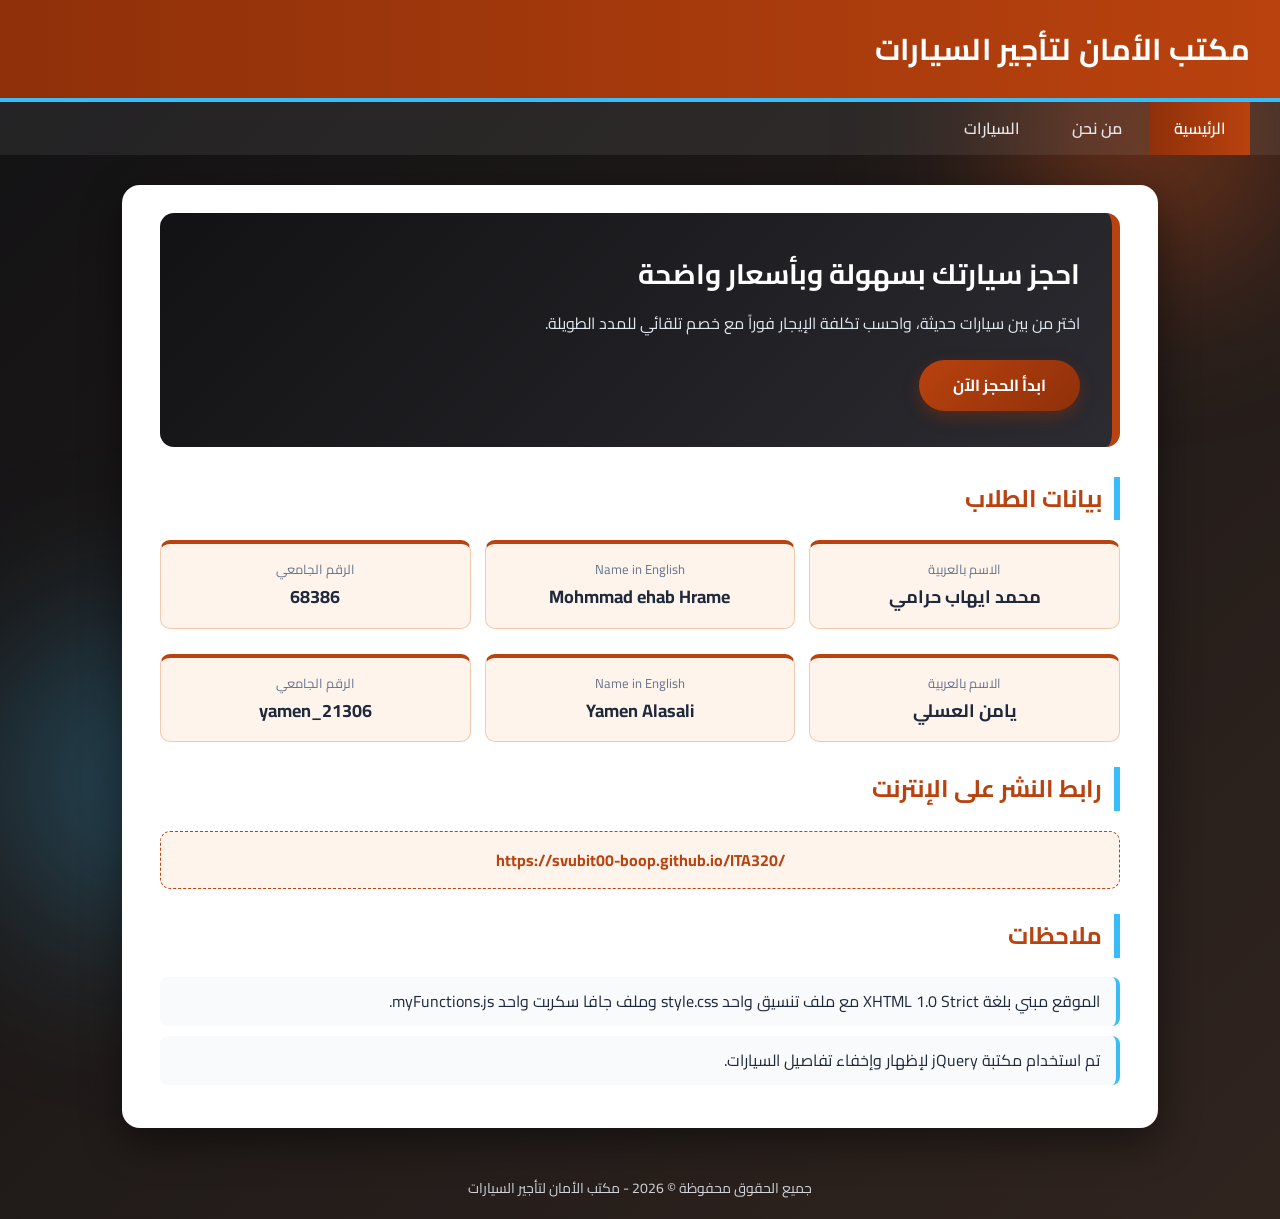
<file: index.html>
<!DOCTYPE html PUBLIC "-//W3C//DTD XHTML 1.0 Strict//EN" "http://www.w3.org/TR/xhtml1/DTD/xhtml1-strict.dtd">
<html xmlns="http://www.w3.org/1999/xhtml" xml:lang="ar" lang="ar" dir="rtl">
<head>
<meta http-equiv="Content-Type" content="text/html; charset=UTF-8" />
<title>الصفحة الرئيسية</title>
<link rel="stylesheet" type="text/css" href="style.css" />
<style type="text/css">
/* ===== تنسيق خاص بالصفحة الرئيسية فقط ===== */

/* بطاقة الترحيب */
.hero { background: linear-gradient(135deg, var(--bg-1), var(--bg-2)); color: #ffffff; border-radius: 14px; padding: 36px 32px; margin-bottom: 30px; border-right: 8px solid var(--primary); }
.hero h2 { color: #ffffff; border-right: none; padding-right: 0; margin: 0 0 10px 0; font-size: 28px; }
.hero p { color: #e2e8f0; margin: 0 0 22px 0; max-width: 560px; }


/* بطاقات بيانات الطالب */
.student-card { display: flex; flex-wrap: wrap; gap: 14px; margin: 15px 0 25px 0; }
.student-item { flex: 1; min-width: 200px; background-color: var(--soft); border: 1px solid var(--line); border-top: 4px solid var(--primary); border-radius: 10px; padding: 14px 18px; text-align: center; }
.student-label { display: block; color: var(--muted); font-size: 13px; text-align: center; }
.student-value { display: block; color: var(--text); font-size: 18px; font-weight: bold; text-align: center; }

/* صندوق رابط النشر */
.link-box { background-color: var(--soft); border: 1px dashed var(--primary); border-radius: 10px; padding: 14px 18px; margin: 15px 0 25px 0; direction: ltr; text-align: center; }
.link-box a { font-weight: bold; text-decoration: none; }
.link-box a:hover { text-decoration: underline; }

/* قائمة الملاحظات */
.notes-list { list-style: none; padding: 0; margin: 15px 0; }
.notes-list li { background-color: #f8fafc; border-right: 4px solid var(--accent); border-radius: 8px; padding: 10px 16px; margin-bottom: 10px; }
</style>
<script type="text/javascript" src="https://code.jquery.com/jquery-3.7.1.min.js"></script>
<script type="text/javascript" src="myFunctions.js"></script>
</head>
<body>
<div id="header"><h1>مكتب الأمان لتأجير السيارات</h1></div>
<div id="nav">
<a href="home.html" class="active">الرئيسية</a>
<a href="AboutUs.html">من نحن</a>
<a href="Cars.html">السيارات</a>
</div>
<div id="content">

<div class="hero">
<h2>احجز سيارتك بسهولة وبأسعار واضحة</h2>
<p>اختر من بين سيارات حديثة، واحسب تكلفة الإيجار فوراً مع خصم تلقائي للمدد الطويلة.</p>
<a class="btn-link" href="Cars.html">ابدأ الحجز الآن</a>
</div>

<h2>بيانات الطلاب</h2>

<div class="student-card">
<div class="student-item"><span class="student-label">الاسم بالعربية</span><span class="student-value">محمد ايهاب حرامي</span></div>
<div class="student-item"><span class="student-label">Name in English</span><span class="student-value">Mohmmad ehab Hrame</span></div>
<div class="student-item"><span class="student-label">الرقم الجامعي</span><span class="student-value">68386</span></div>
</div>

<div class="student-card">
<div class="student-item"><span class="student-label">الاسم بالعربية</span><span class="student-value">يامن العسلي</span></div>
<div class="student-item"><span class="student-label">Name in English</span><span class="student-value">Yamen Alasali</span></div>
<div class="student-item"><span class="student-label">الرقم الجامعي</span><span class="student-value">yamen_21306</span></div>
</div>

<h2>رابط النشر على الإنترنت</h2>
<div class="link-box">
<a href="https://example.com/CarRental/home.html">https://svubit00-boop.github.io/ITA320/</a>
</div>

<h2>ملاحظات</h2>
<ul class="notes-list">
<li>الموقع مبني بلغة XHTML 1.0 Strict مع ملف تنسيق واحد style.css وملف جافا سكربت واحد myFunctions.js.</li>
<li>تم استخدام مكتبة jQuery لإظهار وإخفاء تفاصيل السيارات.</li>

</ul>

</div>
<div class="footer">جميع الحقوق محفوظة &#169; 2026 - مكتب الأمان لتأجير السيارات</div>
</body>
</html>
</file>
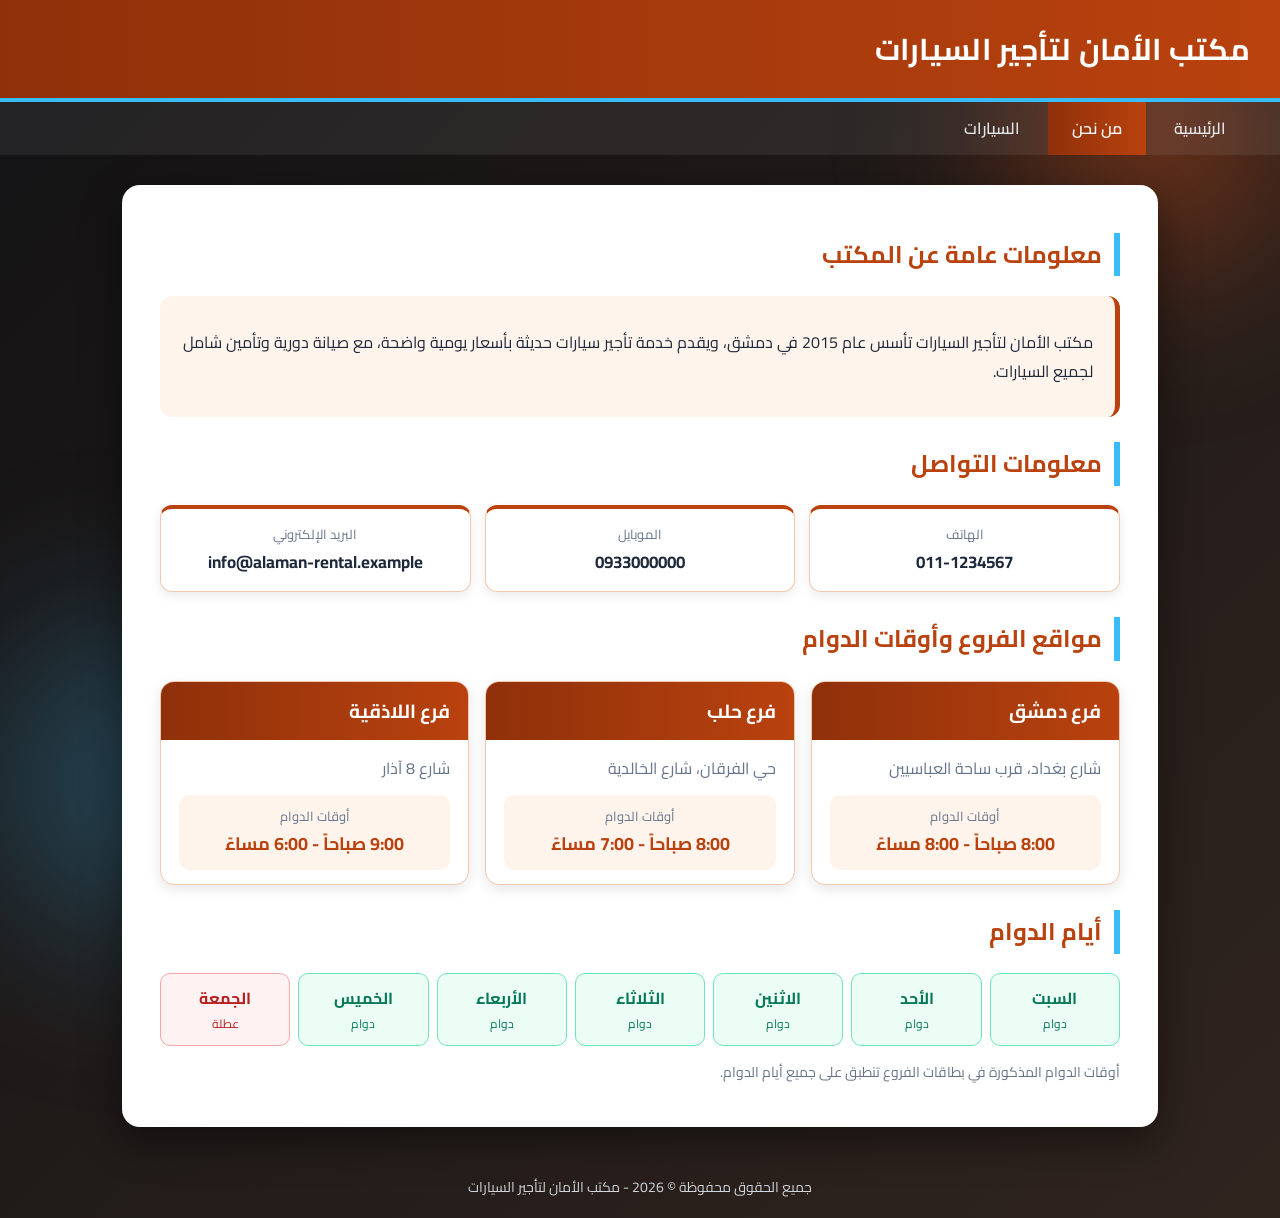
<file: AboutUs.html>
<!DOCTYPE html PUBLIC "-//W3C//DTD XHTML 1.0 Strict//EN" "http://www.w3.org/TR/xhtml1/DTD/xhtml1-strict.dtd">
<html xmlns="http://www.w3.org/1999/xhtml" xml:lang="ar" lang="ar" dir="rtl">
<head>
<meta http-equiv="Content-Type" content="text/html; charset=UTF-8" />
<title>من نحن</title>
<link rel="stylesheet" type="text/css" href="style.css" />
<style type="text/css">
/* ===== تنسيق خاص بصفحة من نحن فقط ===== */

/* فقرة التعريف */
.intro { background-color: var(--soft); border-right: 5px solid var(--primary); border-radius: 12px; padding: 16px 22px; margin: 15px 0 25px 0; }

/* بطاقات التواصل */
.contact-grid { display: flex; flex-wrap: wrap; gap: 14px; margin: 15px 0 25px 0; }
.contact-item { flex: 1; min-width: 220px; text-align: center; background-color: #ffffff; border: 1px solid var(--line); border-top: 4px solid var(--primary); border-radius: 12px; padding: 14px 16px; box-shadow: 0 4px 12px rgba(0, 0, 0, 0.08); }
.contact-label { display: block; color: var(--muted); font-size: 13px; }
.contact-value { display: block; color: var(--text); font-size: 17px; font-weight: bold; direction: ltr; }

/* بطاقات الفروع */
.branches { display: flex; flex-wrap: wrap; gap: 16px; margin: 15px 0 25px 0; }
.branch { flex: 1; min-width: 240px; background-color: #ffffff; border: 1px solid var(--line); border-radius: 14px; overflow: hidden; box-shadow: 0 4px 14px rgba(0, 0, 0, 0.1); }
.branch-name { margin: 0; padding: 12px 18px; background: linear-gradient(90deg, var(--primary-dark), var(--primary)); color: #ffffff; font-size: 19px; border-right: none; }
.branch-body { padding: 14px 18px; }
.branch-address { margin: 0 0 12px 0; color: var(--muted); }
.branch-hours { background-color: var(--soft); border-radius: 10px; padding: 10px 14px; text-align: center; }
.hours-label { display: block; color: var(--muted); font-size: 13px; }
.hours-time { display: block; color: var(--primary); font-size: 18px; font-weight: bold; }

/* شريط أيام الأسبوع */
.week { display: flex; flex-wrap: wrap; gap: 8px; margin: 15px 0 10px 0; }
.day { flex: 1; min-width: 90px; text-align: center; border-radius: 10px; padding: 10px 6px; font-weight: bold; }
.day.open { background-color: #ecfdf5; color: #047857; border: 1px solid #6ee7b7; }
.day.closed { background-color: #fef2f2; color: #b91c1c; border: 1px solid #fca5a5; }
.day small { display: block; font-weight: normal; font-size: 12px; }
.week-note { color: var(--muted); font-size: 14px; }
</style>
<script type="text/javascript" src="https://code.jquery.com/jquery-3.7.1.min.js"></script>
<script type="text/javascript" src="myFunctions.js"></script>
</head>
<body>
<div id="header"><h1>مكتب الأمان لتأجير السيارات</h1></div>
<div id="nav">
<a href="home.html">الرئيسية</a>
<a href="AboutUs.html" class="active">من نحن</a>
<a href="Cars.html">السيارات</a>
</div>
<div id="content">

<h2>معلومات عامة عن المكتب</h2>
<div class="intro">
<p>مكتب الأمان لتأجير السيارات تأسس عام 2015 في دمشق، ويقدم خدمة تأجير سيارات حديثة بأسعار يومية واضحة، مع صيانة دورية وتأمين شامل لجميع السيارات.</p>
</div>

<h2>معلومات التواصل</h2>
<div class="contact-grid">
<div class="contact-item"><span class="contact-label">الهاتف</span><span class="contact-value">011-1234567</span></div>
<div class="contact-item"><span class="contact-label">الموبايل</span><span class="contact-value">0933000000</span></div>
<div class="contact-item"><span class="contact-label">البريد الإلكتروني</span><span class="contact-value">info@alaman-rental.example</span></div>
</div>

<h2>مواقع الفروع وأوقات الدوام</h2>
<div class="branches">

<div class="branch">
<h3 class="branch-name">فرع دمشق</h3>
<div class="branch-body">
<p class="branch-address">شارع بغداد، قرب ساحة العباسيين</p>
<div class="branch-hours"><span class="hours-label">أوقات الدوام</span><span class="hours-time">8:00 صباحاً - 8:00 مساءً</span></div>
</div>
</div>

<div class="branch">
<h3 class="branch-name">فرع حلب</h3>
<div class="branch-body">
<p class="branch-address">حي الفرقان، شارع الخالدية</p>
<div class="branch-hours"><span class="hours-label">أوقات الدوام</span><span class="hours-time">8:00 صباحاً - 7:00 مساءً</span></div>
</div>
</div>

<div class="branch">
<h3 class="branch-name">فرع اللاذقية</h3>
<div class="branch-body">
<p class="branch-address">شارع 8 آذار</p>
<div class="branch-hours"><span class="hours-label">أوقات الدوام</span><span class="hours-time">9:00 صباحاً - 6:00 مساءً</span></div>
</div>
</div>

</div>

<h2>أيام الدوام</h2>
<div class="week">
<div class="day open">السبت<small>دوام</small></div>
<div class="day open">الأحد<small>دوام</small></div>
<div class="day open">الاثنين<small>دوام</small></div>
<div class="day open">الثلاثاء<small>دوام</small></div>
<div class="day open">الأربعاء<small>دوام</small></div>
<div class="day open">الخميس<small>دوام</small></div>
<div class="day closed">الجمعة<small>عطلة</small></div>
</div>
<p class="week-note">أوقات الدوام المذكورة في بطاقات الفروع تنطبق على جميع أيام الدوام.</p>

</div>
<div class="footer">جميع الحقوق محفوظة &#169; 2026 - مكتب الأمان لتأجير السيارات</div>
</body>
</html>
</file>
<file: style.css>
/* ملف التنسيق الموحد لجميع الصفحات */
@import url("https://fonts.googleapis.com/css2?family=Cairo:wght@400;600;700&display=swap");

/* ===== لوحة الألوان: جرافيت وبرتقالي داكن ===== */
:root {
  --bg-1: #121214;
  --bg-2: #2b2b31;
  --bg-3: #3a2a22;
  --primary: #b9420e;
  --primary-2: #d9531a;
  --primary-dark: #8f300a;
  --accent: #38bdf8;
  --card: #ffffff;
  --text: #1e293b;
  --muted: #64748b;
  --soft: #fff4ec;
  --line: #f1c9ae;
}

/* ===== الخلفية المتحركة ===== */
body {
  font-family: "Cairo", Tahoma, "Segoe UI", Arial, sans-serif;
  font-size: 16px;
  color: var(--text);
  background: linear-gradient(-45deg, var(--bg-1), var(--bg-2), var(--bg-3), var(--bg-1));
  background-size: 400% 400%;
  animation: bgShift 18s ease infinite;
  margin: 0;
  padding: 0;
  direction: rtl;
  line-height: 1.8;
}
/* كتلتان ضوئيتان تطفوان ببطء خلف المحتوى */
body:before, body:after {
  content: "";
  position: fixed;
  z-index: -1;
  border-radius: 50%;
  filter: blur(70px);
  pointer-events: none;
}
body:before {
  width: 420px; height: 420px;
  top: -80px; right: -80px;
  background: radial-gradient(circle, rgba(217, 83, 26, 0.55), rgba(217, 83, 26, 0) 70%);
  animation: floatA 14s ease-in-out infinite;
}
body:after {
  width: 480px; height: 480px;
  bottom: -120px; left: -100px;
  background: radial-gradient(circle, rgba(56, 189, 248, 0.35), rgba(56, 189, 248, 0) 70%);
  animation: floatB 18s ease-in-out infinite;
}
@keyframes bgShift {
  0% { background-position: 0% 50%; }
  50% { background-position: 100% 50%; }
  100% { background-position: 0% 50%; }
}
@keyframes floatA {
  0%, 100% { transform: translate(0, 0) scale(1); }
  50% { transform: translate(-120px, 140px) scale(1.2); }
}
@keyframes floatB {
  0%, 100% { transform: translate(0, 0) scale(1); }
  50% { transform: translate(140px, -120px) scale(1.15); }
}
@media (prefers-reduced-motion: reduce) {
  body, body:before, body:after { animation: none; }
}

/* ===== الهيكل ===== */
#header { background: linear-gradient(90deg, var(--primary-dark), var(--primary)); color: #ffffff; padding: 22px 30px; border-bottom: 4px solid var(--accent); }
#header h1 { margin: 0; font-size: 30px; font-weight: 700; letter-spacing: 0.3px; }

#nav { background-color: rgba(255, 255, 255, 0.07); padding: 0 30px; }
#nav a { display: inline-block; color: #e5e7eb; text-decoration: none; font-weight: 600; padding: 12px 24px; transition: background 0.3s, color 0.3s; }
#nav a:hover, #nav a.active { background: linear-gradient(90deg, var(--primary-dark), var(--primary)); color: #ffffff; }

#content { max-width: 960px; margin: 30px auto; background-color: var(--card); padding: 28px 38px; border-radius: 18px; box-shadow: 0 14px 40px rgba(0, 0, 0, 0.45); }

h2 { color: var(--primary); font-weight: 700; border-right: 6px solid var(--accent); padding-right: 12px; }
h3 { color: var(--text); font-weight: 700; }
a { color: var(--primary); }

/* ===== الجداول ===== */
table { width: 100%; border-collapse: collapse; margin: 15px 0; border-radius: 10px; overflow: hidden; }
th { background: linear-gradient(90deg, var(--primary-dark), var(--primary)); color: #ffffff; font-weight: 600; padding: 10px; border: 1px solid var(--primary-dark); }
td { padding: 9px; border: 1px solid var(--line); text-align: center; }
tr:nth-child(even) td { background-color: var(--soft); }
tr.details-row { display: none; }
tr.details-row td { text-align: right; background-color: #f0f9ff; }
img.car { width: 90px; height: 45px; border-radius: 6px; }

/* ===== حقول الإدخال (تنسيق موحد من مكان واحد) ===== */
input[type="text"] { font-family: inherit; font-size: 16px; color: var(--text); background-color: var(--soft); border: 1px solid var(--primary); border-radius: 10px; padding: 8px 12px; width: 260px; transition: background 0.3s, box-shadow 0.3s; }
input[type="text"]:focus { background-color: #ffffff; outline: none; box-shadow: 0 0 0 3px rgba(56, 189, 248, 0.45); }

/* ===== الأزرار ===== */
input[type="submit"], input[type="button"], input[type="reset"], a.btn-link {
  display: inline-block;
  font-family: inherit;
  font-size: 16px;
  font-weight: 700;
  color: #ffffff;
  background: linear-gradient(135deg, var(--primary), var(--primary-dark));
  border: none;
  border-radius: 999px;
  padding: 11px 34px;
  text-decoration: none;
  cursor: pointer;
  box-shadow: 0 6px 16px rgba(143, 48, 10, 0.45);
  transition: transform 0.2s, box-shadow 0.2s, filter 0.2s;
}
input[type="submit"]:hover, input[type="button"]:hover, input[type="reset"]:hover, a.btn-link:hover {
  transform: translateY(-2px);
  box-shadow: 0 10px 22px rgba(143, 48, 10, 0.55);
  filter: brightness(1.08);
}
input[type="submit"]:active, input[type="button"]:active, input[type="reset"]:active, a.btn-link:active {
  transform: translateY(1px);
  box-shadow: 0 3px 8px rgba(143, 48, 10, 0.4);
}
input[type="reset"] { background: linear-gradient(135deg, #52525b, #27272a); box-shadow: 0 6px 16px rgba(0, 0, 0, 0.35); }

/* ===== النموذج ===== */
fieldset { border: 1px solid var(--line); border-radius: 14px; margin-bottom: 18px; padding: 14px 20px; }
legend { color: var(--primary); font-weight: 700; padding: 0 8px; }
label { display: inline-block; min-width: 150px; font-weight: 600; }
.row { margin: 10px 0; }
.hint { color: var(--muted); font-size: 13px; }
.error { color: #dc2626; font-size: 14px; display: block; min-height: 18px; }

#booking-section { display: none; margin-top: 25px; }
#result-box { display: none; background: linear-gradient(135deg, #ecfdf5, #f0f9ff); border: 2px solid #10b981; border-radius: 14px; padding: 16px 26px; margin-top: 20px; }
#result-box h3 { margin-top: 0; color: #047857; }

.footer { text-align: center; color: #d1d5db; padding: 18px; font-size: 14px; }
</file>
